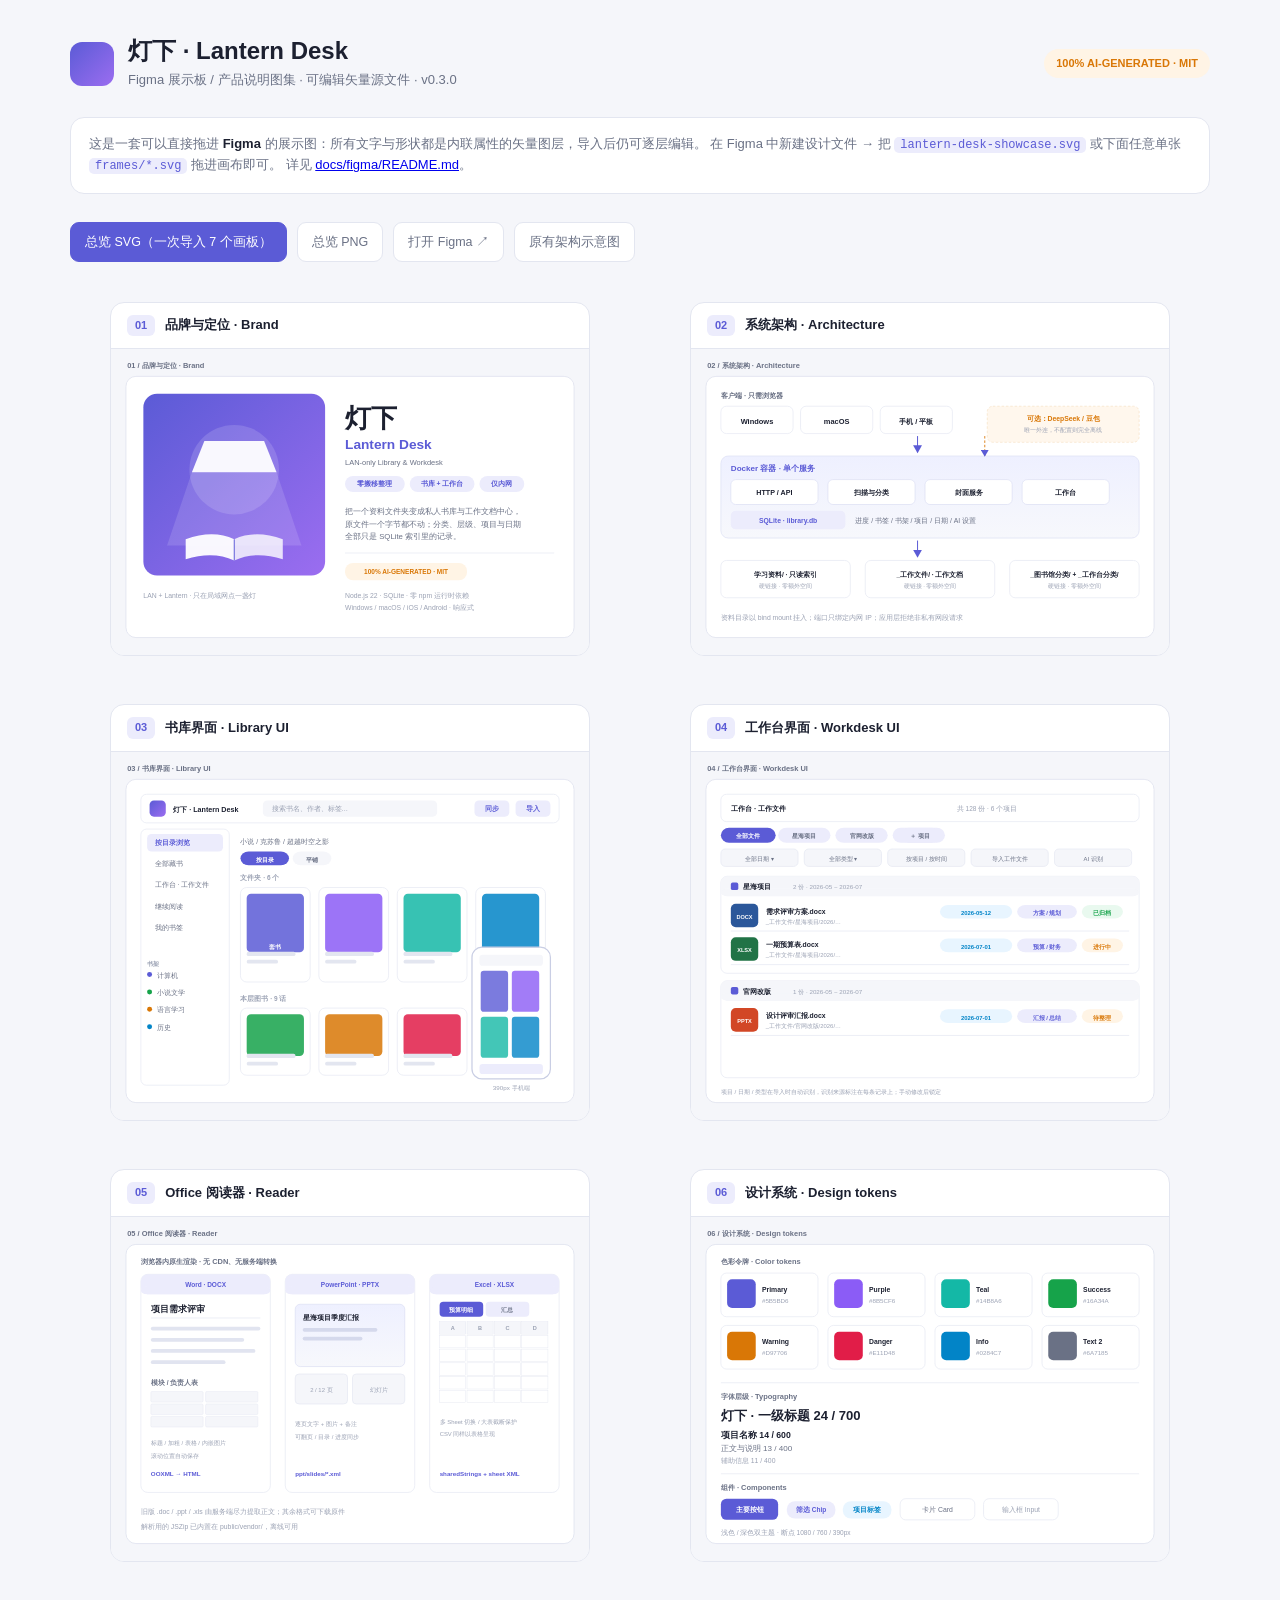
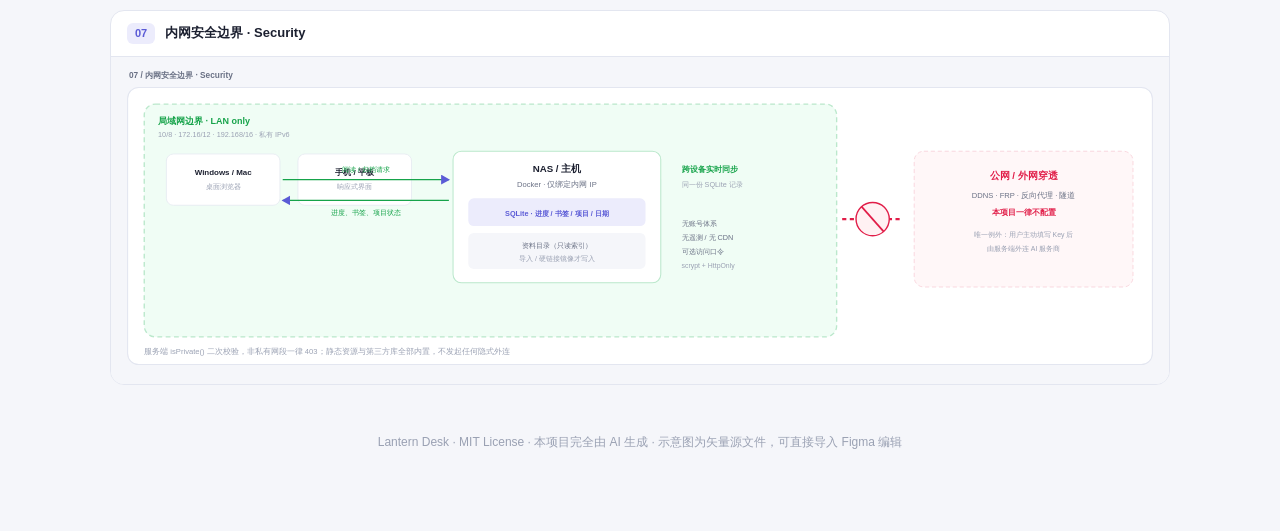
<file: docs/figma/preview.html>
<!doctype html>
<html lang="zh-CN">
<head>
<meta charset="utf-8">
<meta name="viewport" content="width=device-width, initial-scale=1">
<title>灯下 · Lantern Desk — Figma 展示板预览</title>
<style>
  :root{--bg:#f5f6fa;--surface:#fff;--border:#e3e6f0;--text:#1c2030;--text2:#6a7185;--text3:#9aa1b3;--primary:#5b5bd6;--soft:#ececfc;--amber:#d97706}
  *{box-sizing:border-box}
  body{margin:0;background:var(--bg);color:var(--text);font:14px/1.6 -apple-system,"PingFang SC","Microsoft YaHei",sans-serif}
  .wrap{max-width:1180px;margin:0 auto;padding:32px 20px 80px}
  header{display:flex;align-items:center;gap:14px;flex-wrap:wrap;margin-bottom:8px}
  .mark{width:44px;height:44px;border-radius:12px;background:linear-gradient(135deg,#5b5bd6,#9b6df0);flex:none}
  h1{margin:0;font-size:24px}
  .sub{color:var(--text2);font-size:13px;margin:0 0 4px}
  .badge{margin-left:auto;font-size:11px;font-weight:700;color:var(--amber);background:#fff4e5;padding:6px 12px;border-radius:20px}
  .intro{background:var(--surface);border:1px solid var(--border);border-radius:14px;padding:16px 18px;margin:22px 0 28px;color:var(--text2);font-size:13px}
  .intro b{color:var(--text)}
  .intro code{background:var(--soft);color:var(--primary);padding:1px 6px;border-radius:5px;font-size:12px}
  .grid{display:grid;grid-template-columns:repeat(2,minmax(0,1fr));gap:20px}
  .frame{background:var(--surface);border:1px solid var(--border);border-radius:14px;overflow:hidden}
  .frame.full{grid-column:1 / -1}
  .frame figcaption{display:flex;align-items:center;gap:10px;padding:12px 16px;border-bottom:1px solid var(--border);font-size:13px;font-weight:600}
  .frame figcaption span{font-size:11px;font-weight:700;color:var(--primary);background:var(--soft);padding:2px 8px;border-radius:6px}
  .frame img{display:block;width:100%;height:auto}
  .actions{display:flex;gap:10px;flex-wrap:wrap;margin:18px 0 26px}
  .btn{display:inline-flex;align-items:center;gap:6px;padding:9px 14px;border-radius:9px;border:1px solid var(--border);background:var(--surface);color:var(--text2);font-size:12.5px;text-decoration:none}
  .btn:hover{border-color:var(--primary);color:var(--primary)}
  .btn.primary{background:var(--primary);color:#fff;border-color:var(--primary)}
  footer{margin-top:34px;color:var(--text3);font-size:12px;text-align:center}
  @media(max-width:820px){.grid{grid-template-columns:1fr}.badge{margin-left:0}.wrap{padding:20px 14px 60px}}
</style>
</head>
<body>
<div class="wrap">
  <header>
    <div class="mark"></div>
    <div><h1>灯下 · Lantern Desk</h1><p class="sub">Figma 展示板 / 产品说明图集 · 可编辑矢量源文件 · v0.3.0</p></div>
    <span class="badge">100% AI-GENERATED · MIT</span>
  </header>

  <div class="intro">
    这是一套可以直接拖进 <b>Figma</b> 的展示图：所有文字与形状都是内联属性的矢量图层，导入后仍可逐层编辑。
    在 Figma 中新建设计文件 → 把 <code>lantern-desk-showcase.svg</code> 或下面任意单张 <code>frames/*.svg</code> 拖进画布即可。
    详见 <a href="README.md">docs/figma/README.md</a>。
  </div>

  <div class="actions">
    <a class="btn primary" href="lantern-desk-showcase.svg">总览 SVG（一次导入 7 个画板）</a>
    <a class="btn" href="lantern-desk-showcase.png">总览 PNG</a>
    <a class="btn" href="https://www.figma.com/" target="_blank" rel="noopener">打开 Figma ↗</a>
    <a class="btn" href="../images/architecture.png">原有架构示意图</a>
  </div>

  <div class="grid">
    <figure class="frame"><figcaption><span>01</span> 品牌与定位 · Brand</figcaption><img src="frames/01-brand.svg" alt="品牌与定位画板"></figure>
    <figure class="frame"><figcaption><span>02</span> 系统架构 · Architecture</figcaption><img src="frames/02-architecture.svg" alt="系统架构画板"></figure>
    <figure class="frame"><figcaption><span>03</span> 书库界面 · Library UI</figcaption><img src="frames/03-library-ui.svg" alt="书库界面线框"></figure>
    <figure class="frame"><figcaption><span>04</span> 工作台界面 · Workdesk UI</figcaption><img src="frames/04-workdesk-ui.svg" alt="工作台界面线框"></figure>
    <figure class="frame"><figcaption><span>05</span> Office 阅读器 · Reader</figcaption><img src="frames/05-reader.svg" alt="Word PPT Excel 阅读器画板"></figure>
    <figure class="frame"><figcaption><span>06</span> 设计系统 · Design tokens</figcaption><img src="frames/06-design-tokens.svg" alt="色彩字体组件画板"></figure>
    <figure class="frame full"><figcaption><span>07</span> 内网安全边界 · Security</figcaption><img src="frames/07-security.svg" alt="内网安全边界画板"></figure>
  </div>

  <footer>Lantern Desk · MIT License · 本项目完全由 AI 生成 · 示意图为矢量源文件，可直接导入 Figma 编辑</footer>
</div>
</body>
</html>
</file>
